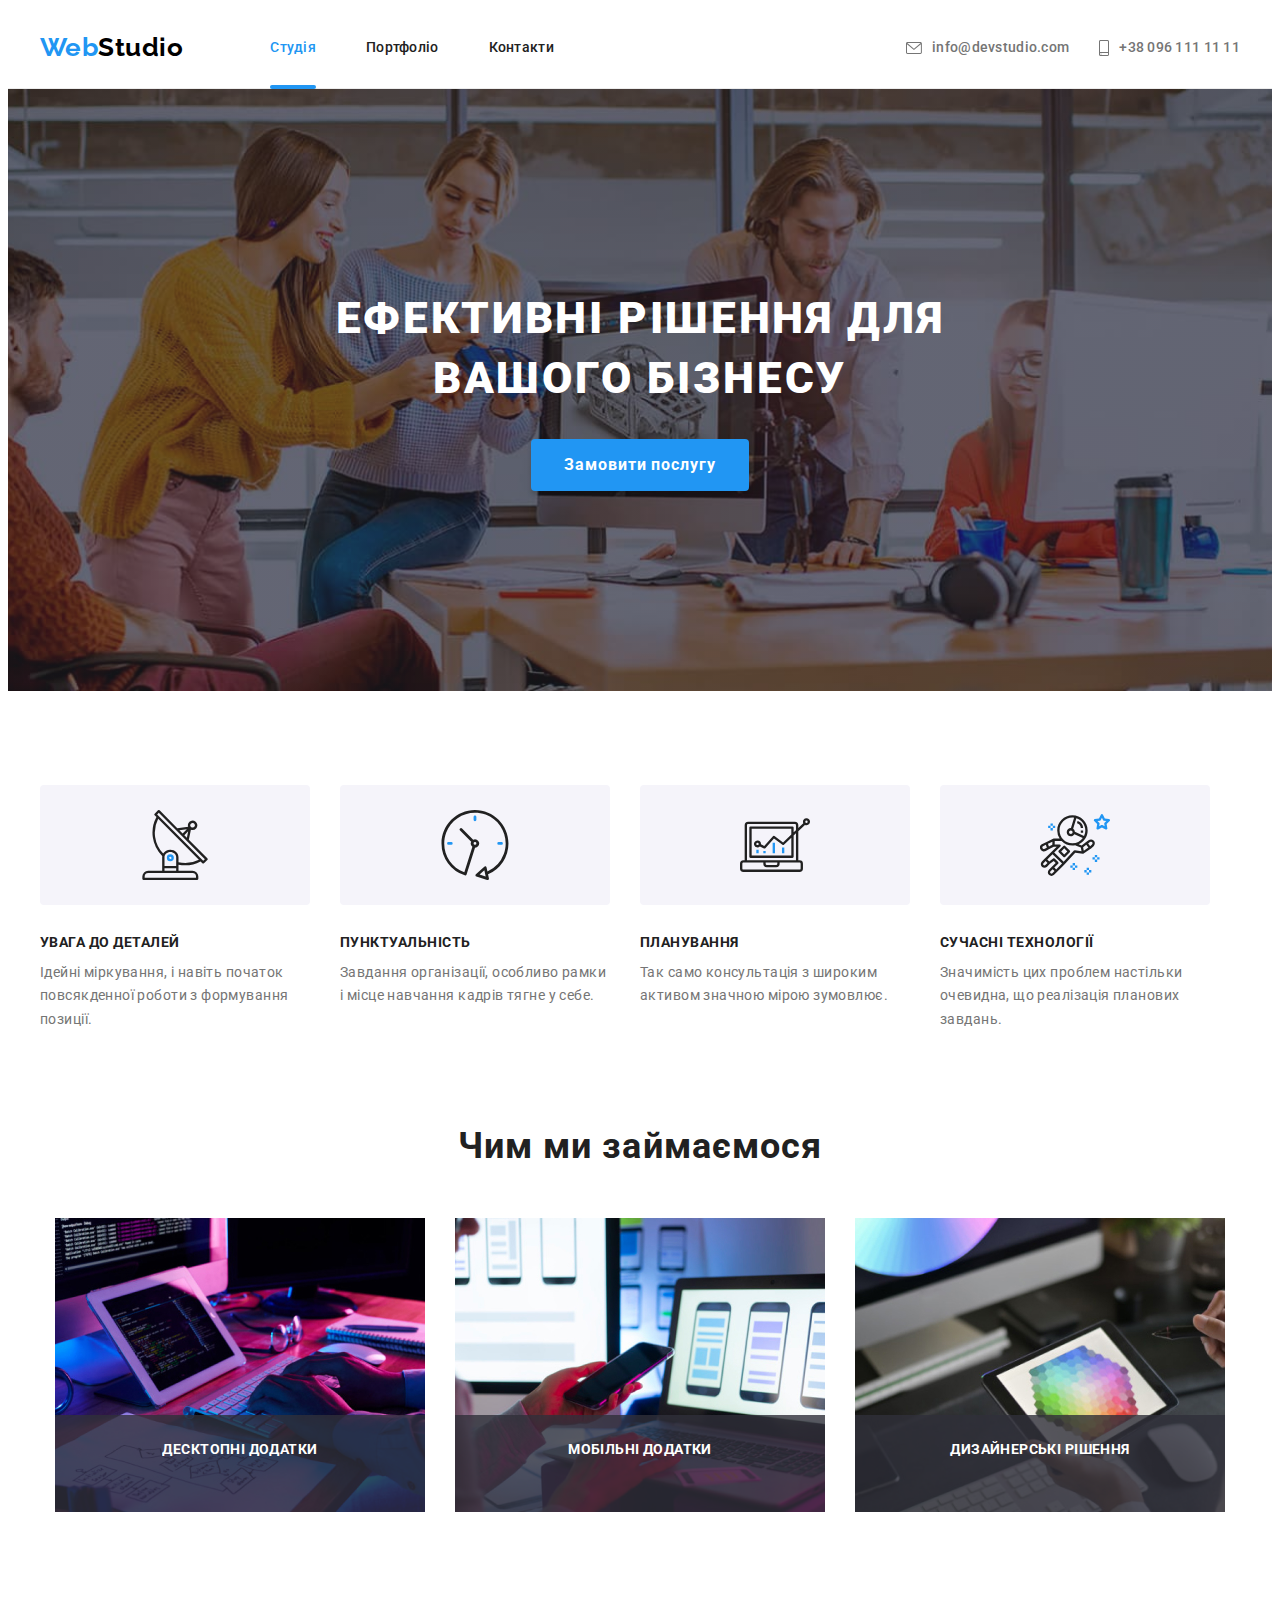
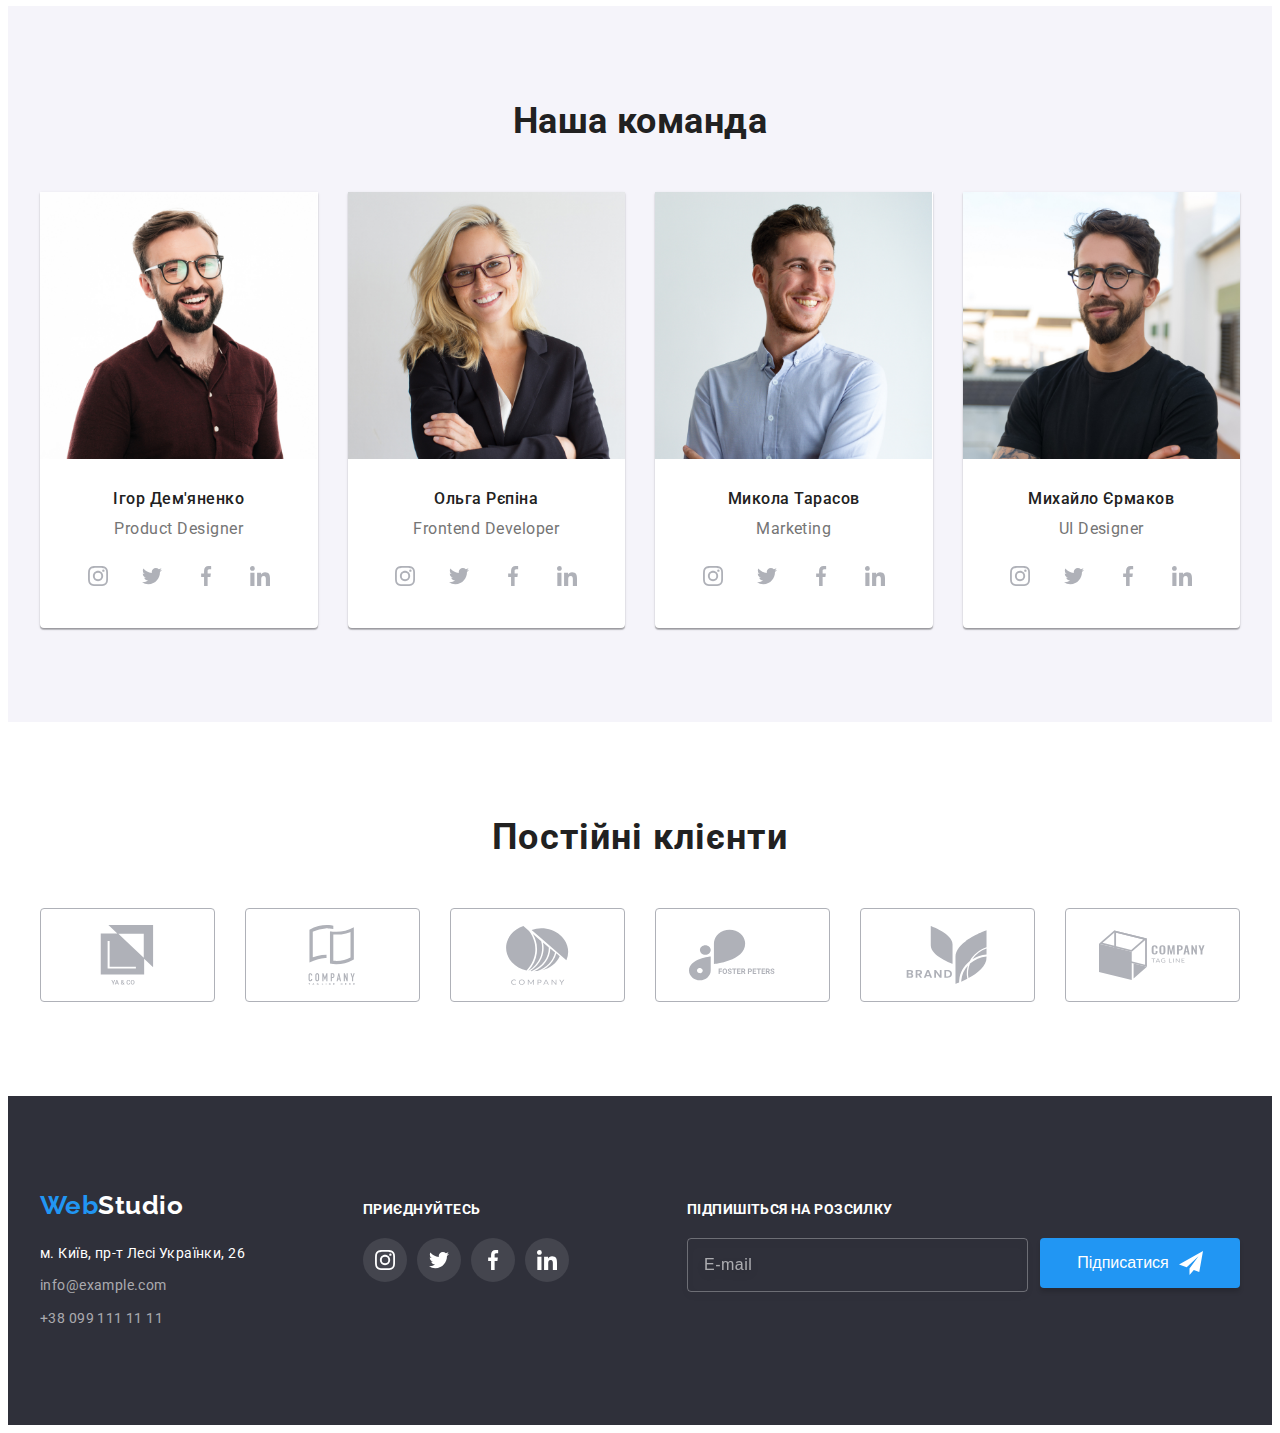
<file: index.html>
<!DOCTYPE html>
<html lang="ru">
  <head>
    <meta charset="UTF-8" />
    <meta http-equiv="X-UA-Compatible" content="IE=edge" />
    <meta name="viewport" content="width=device-width, initial-scale=1.0" />
    <title>Студія</title>
    <link rel="preconnect" href="https://fonts.googleapis.com" />
    <link rel="preconnect" href="https://fonts.gstatic.com" crossorigin />
    <link
      href="https://fonts.googleapis.com/css2?family=Raleway:wght@700&family=Roboto:wght@400;500;700;900&display=swap"
      rel="stylesheet"
    />
    <link
      rel="stylesheet"
      href="https://cdnjs.cloudflare.com/ajax/libs/modern-normalize/1.1.0/modern-normalize.min.css"
      integrity="sha512-wpPYUAdjBVSE4KJnH1VR1HeZfpl1ub8YT/NKx4PuQ5NmX2tKuGu6U/JRp5y+Y8XG2tV+wKQpNHVUX03MfMFn9Q=="
      crossorigin="anonymous"
      referrerpolicy="no-referrer"
    />
    <link rel="stylesheet" href="./css/main.min.css" />
  </head>

  <body>
    <!-- Хедер -->
    <header class="header">
      <div class="container">
        <nav class="navigation">
          <a class="header__logo logo link" href="./index.html"
            >Web<span class="header__logo--black">Studio</span></a
          >
          <ul class="navigation__list list">
            <li class="navigation__item">
              <a href="./index.html" class="navigation__link link current">Студія</a>
            </li>
            <li class="navigation__item">
              <a href="./portfolio.html" class="navigation__link link">Портфоліо</a>
            </li>
            <li class="navigation__item">
              <a href="" class="navigation__link link">Контакти</a>
            </li>
          </ul>
        </nav>
        <ul class="contact-list list">
          <li class="contact-list__item">
            <a class="contact-list__link link" href="mailto:info@devstudio.com"
              ><svg class="contact-list__icon" width="16" height="12">
                <use href="./img/symbol-defs.svg#icon-envelope"></use>
              </svg>
              info@devstudio.com</a
            >
          </li>
          <li class="contact-list__item">
            <a class="contact-list__link link" href="tel:+380961111111"
              ><svg class="contact-list__icon" width="10" height="16">
                <use href="./img/symbol-defs.svg#icon-smartphone"></use>
              </svg>
              +38 096 111 11 11</a
            >
          </li>
        </ul>

        <!-- Меню -->

        <button class="menu-open" type="button">
          <svg width="40" height="40">
            <use href="./img/symbol-defs.svg#icon-menu-40px"></use>
          </svg>
        </button>
      </div>

      <div class="mob-menu is-hidden">
        <div class="menu-container">
          <div class="mob-top-menu">
            <button class="menu-close" type="button">
              <svg width="40" height="40">
                <use href="./img/symbol-defs.svg#icon-close-black"></use>
              </svg>
            </button>

            <nav class="mob-nav">
              <ul class="mob-nav__list list">
                <li class="mob-nav__item">
                  <a href="index.html" class="mob-nav__link link current">Студія</a>
                </li>
                <li class="mob-nav__item">
                  <a href="./portfolio.html" class="mob-nav__link link">Портфоліо</a>
                </li>
                <li class="mob-nav__item"><a href="" class="mob-nav__link link">Контакти</a></li>
              </ul>
            </nav>
          </div>

          <div class="mob-menu-bottom">
            <ul class="mob-contact-list list">
              <li class="mob-contact-list__item">
                <a href="tel:+380961111111" class="mob-contact-list__link-tel link" lang="en"
                  >+38 096 111 11 11</a
                >
              </li>
              <li class="mob-contact-list__item">
                <a href="mailto:info@devstudio.com" class="mob-contact-list__link-mail link"
                  >info@devstudio.com</a
                >
              </li>
            </ul>
            <ul class="menu-soc-list list">
              <li class="menu-soc-list__item">
                <a href="" class="menu-soc-list__link link">Instagram</a>
                <span class="soc-border"></span>
              </li>
              <li class="menu-soc-list__item">
                <a href="" class="menu-soc-list__link link">Twitter</a>
                <span class="soc-border"></span>
              </li>
              <li class="menu-soc-list__item">
                <a href="" class="menu-soc-list__link link">Facebook</a>
                <span class="soc-border"></span>
              </li>
              <li class="menu-soc-list__item">
                <a href="" class="menu-soc-list__link link">LinkedIn</a>
              </li>
            </ul>
          </div>
        </div>
      </div>
    </header>

    <main>
      <!-- Герой -->
      <section class="hero">
        <div class="container">
          <h1 class="hero__title">Ефективні рішення для вашого бізнесу</h1>
          <button type="button" data-modal-open class="hero__btn">Замовити послугу</button>
        </div>
      </section>
      <!-- Переваги -->
      <section class="features section">
        <div class="container">
          <h2 class="section-title visually-hidden">Переваги</h2>
          <ul class="features-list list">
            <li class="features-list__item">
              <div class="icon-bg">
                <svg class="features-list__icon" width="70" height="70">
                  <use href="./img/symbol-defs.svg#icon-antenna"></use>
                </svg>
              </div>

              <h3 class="features-list__title">Увага до деталей</h3>
              <p class="features-list__text">
                Ідейні міркування, і навіть початок повсякденної роботи з формування позиції.
              </p>
            </li>
            <li class="features-list__item">
              <div class="icon-bg">
                <svg class="features-list__icon" width="70" height="70">
                  <use href="./img/symbol-defs.svg#icon-clock"></use>
                </svg>
              </div>
              <h3 class="features-list__title">Пунктуальність</h3>
              <p class="features-list__text">
                Завдання організації, особливо рамки і місце навчання кадрів тягне у себе.
              </p>
            </li>
            <li class="features-list__item">
              <div class="icon-bg">
                <svg class="features-list__icon" width="70" height="70">
                  <use href="./img/symbol-defs.svg#icon-diagram"></use>
                </svg>
              </div>
              <h3 class="features-list__title">Планування</h3>
              <p class="features-list__text">
                Так само консультація з широким активом значною мірою зумовлює.
              </p>
            </li>
            <li class="features-list__item">
              <div class="icon-bg">
                <svg class="features-list__icon" width="70" height="70">
                  <use href="./img/symbol-defs.svg#icon-astronaut"></use>
                </svg>
              </div>
              <h3 class="features-list__title">Сучасні технології</h3>
              <p class="features-list__text">
                Значимість цих проблем настільки очевидна, що реалізація планових завдань.
              </p>
            </li>
          </ul>
        </div>
      </section>
      <!-- Чим ми займаємось -->
      <section class="about section">
        <div class="container">
          <h2 class="about__title">Чим ми займаємося</h2>
          <ul class="option-list list">
            <li class="option-list__item">
              <div class="option-list__overlay">
                <picture>
                  <source
                    srcset="./img/about-img1.jpg 1x, ./img/about-img1-2x.jpg 2x"
                    media="(min-width:1200px)"
                  />
                  <img src="./img/about-img1.jpg" class="option-list__img" alt="Фото1" />
                </picture>

                <h3 class="option-list__title">Десктопні додатки</h3>
              </div>
            </li>
            <li class="option-list__item">
              <div class="option-list__overlay">
                <picture>
                  <source
                    srcset="./img/about-img2.jpg 1x, ./img/about-img2-2x.jpg 2x"
                    media="(min-width:1200px)"
                  />
                  <img src="./img/about-img2.jpg" class="option-list__img" alt="Фото2" />
                </picture>
                <h3 class="option-list__title">Мобільні додатки</h3>
              </div>
            </li>
            <li class="option-list__item">
              <div class="option-list__overlay">
                <picture>
                  <source
                    srcset="./img/about-img3.jpg 1x, ./img/about-img3-2x.jpg 2x"
                    media="(min-width:1200px)"
                  />
                  <img src="./img/about-img3.jpg" class="option-list__img" alt="Фото3" />
                </picture>
                <h3 class="option-list__title">Дизайнерські рішення</h3>
              </div>
            </li>
          </ul>
        </div>
      </section>
      <!-- Наша команда -->
      <section class="team section">
        <div class="container">
          <h2 class="team__title">Наша команда</h2>
          <ul class="team-list list">
            <li class="team-list__item">
              <picture>
                <source
                  srcset="./img/team-desk1-1x.jpg 1x, ./img/team-desk1-2x.jpg 2x"
                  media="(min-width:1200px)"
                />
                <source
                  media="(min-width:768px )"
                  srcset="./img/team-tablet1-1x.jpg 1x, ./img/team-tablet1-2x.jpg 2x"
                />
                <source
                  media="(min-width:480px)"
                  srcset="./img/team-mob1-1x.jpg 1x, ./img/team-mob1-2x.jpg 2x"
                />
                <img src="./img/team-desk1-1x.jpg" class="team-list__image" alt="Ігор Дем'яненко" />
              </picture>

              <div class="team-workers">
                <h3 class="team-list__title">Ігор Дем'яненко</h3>
                <p class="team-list__text" lang="en">Product Designer</p>
                <ul class="social list">
                  <li class="social__item">
                    <a class="social__link link" href="">
                      <svg class="social__icon" width="20" height="20">
                        <use href="./img/symbol-defs.svg#icon-instagram"></use>
                      </svg>
                    </a>
                  </li>

                  <li class="social__item">
                    <a class="social__link link" href="">
                      <svg class="social__icon" width="20" height="20">
                        <use href="./img/symbol-defs.svg#icon-twitter"></use>
                      </svg>
                    </a>
                  </li>

                  <li class="social__item">
                    <a class="social__link link" href="">
                      <svg class="social__icon" width="20" height="20">
                        <use href="./img/symbol-defs.svg#icon-facebook"></use>
                      </svg>
                    </a>
                  </li>

                  <li class="social__item">
                    <a class="social__link link" href="">
                      <svg class="social__icon" width="20" height="20">
                        <use href="./img/symbol-defs.svg#icon-linkedin"></use>
                      </svg>
                    </a>
                  </li>
                </ul>
              </div>
            </li>

            <li class="team-list__item">
              <picture>
                <source
                  srcset="./img/team-desk2-1x.jpg 1x, ./img/team-desk2-2x.jpg 2x"
                  media="(min-width:1200px)"
                />
                <source
                  media="(min-width:768px )"
                  srcset="./img/team-tablet2-1x.jpg 1x, ./img/team-tablet2-2x.jpg 2x"
                />
                <source
                  media="(min-width:480px)"
                  srcset="./img/team-mob2-1x.jpg 1x, ./img/team-mob2-2x.jpg 2x"
                />
                <img src="./img/team-desk2-1x.jpg" class="team-list__image" alt="Ольга Рєпіна" />
              </picture>

              <div class="team-workers">
                <h3 class="team-list__title">Ольга Рєпіна</h3>
                <p class="team-list__text" lang="en">Frontend Developer</p>
                <ul class="social list">
                  <li class="social__item">
                    <a class="social__link link" href="">
                      <svg class="social__icon" width="20" height="20">
                        <use href="./img/symbol-defs.svg#icon-instagram"></use>
                      </svg>
                    </a>
                  </li>

                  <li class="social__item">
                    <a class="social__link link" href="">
                      <svg class="social__icon" width="20" height="20">
                        <use href="./img/symbol-defs.svg#icon-twitter"></use>
                      </svg>
                    </a>
                  </li>

                  <li class="social__item">
                    <a class="social__link link" href="">
                      <svg class="social__icon" width="20" height="20">
                        <use href="./img/symbol-defs.svg#icon-facebook"></use>
                      </svg>
                    </a>
                  </li>

                  <li class="social__item">
                    <a class="social__link link" href="">
                      <svg class="social__icon" width="20" height="20">
                        <use href="./img/symbol-defs.svg#icon-linkedin"></use>
                      </svg>
                    </a>
                  </li>
                </ul>
              </div>
            </li>

            <li class="team-list__item">
              <picture>
                <source
                  srcset="./img/team-desk3-1x.jpg 1x, ./img/team-desk3-2x.jpg 2x"
                  media="(min-width:1200px)"
                />
                <source
                  media="(min-width:768px )"
                  srcset="./img/team-tablet3-1x.jpg 1x, ./img/team-tablet3-2x.jpg 2x"
                />
                <source
                  media="(min-width:480px)"
                  srcset="./img/team-mob3-1x.jpg 1x, ./img/team-mob3-2x.jpg 2x"
                />
                <img src="./img/team-desk3-1x.jpg" class="team-list__image" alt="Микола Тарасов" />
              </picture>

              <div class="team-workers">
                <h3 class="team-list__title">Микола Тарасов</h3>
                <p class="team-list__text" lang="en">Marketing</p>
                <ul class="social list">
                  <li class="social__item">
                    <a class="social__link link" href="">
                      <svg class="social__icon" width="20" height="20">
                        <use href="./img/symbol-defs.svg#icon-instagram"></use>
                      </svg>
                    </a>
                  </li>

                  <li class="social__item">
                    <a class="social__link link" href="">
                      <svg class="social__icon" width="20" height="20">
                        <use href="./img/symbol-defs.svg#icon-twitter"></use>
                      </svg>
                    </a>
                  </li>

                  <li class="social__item">
                    <a class="social__link link" href="">
                      <svg class="social__icon" width="20" height="20">
                        <use href="./img/symbol-defs.svg#icon-facebook"></use>
                      </svg>
                    </a>
                  </li>

                  <li class="social__item">
                    <a class="social__link link" href="">
                      <svg class="social__icon" width="20" height="20">
                        <use href="./img/symbol-defs.svg#icon-linkedin"></use>
                      </svg>
                    </a>
                  </li>
                </ul>
              </div>
            </li>

            <li class="team-list__item">
              <picture>
                <source
                  srcset="./img/team-desk4-1x.jpg 1x, ./img/team-desk4-2x.jpg 2x"
                  media="(min-width:1200px)"
                />
                <source
                  media="(min-width:768px )"
                  srcset="./img/team-tablet4-1x.jpg 1x, ./img/team-tablet4-2x.jpg 2x"
                />
                <source
                  media="(min-width:480px)"
                  srcset="./img/team-mob4-1x.jpg 1x, ./img/team-mob4-2x.jpg 2x"
                />
                <img src="./img/team-desk4-1x.jpg" class="team-list__image" alt="Михайло Єрмаков" />
              </picture>

              <div class="team-workers">
                <h3 class="team-list__title">Михайло Єрмаков</h3>
                <p class="team-list__text" lang="en">UI Designer</p>

                <ul class="social list">
                  <li class="social__item">
                    <a class="social__link link" href="">
                      <svg class="social__icon" width="20" height="20">
                        <use href="./img/symbol-defs.svg#icon-instagram"></use>
                      </svg>
                    </a>
                  </li>

                  <li class="social__item">
                    <a class="social__link link" href="">
                      <svg class="social__icon" width="20" height="20">
                        <use href="./img/symbol-defs.svg#icon-twitter"></use>
                      </svg>
                    </a>
                  </li>

                  <li class="social__item">
                    <a class="social__link link" href="">
                      <svg class="social__icon" width="20" height="20">
                        <use href="./img/symbol-defs.svg#icon-facebook"></use>
                      </svg>
                    </a>
                  </li>

                  <li class="social__item">
                    <a class="social__link link" href="">
                      <svg class="social__icon" width="20" height="20">
                        <use href="./img/symbol-defs.svg#icon-linkedin"></use>
                      </svg>
                    </a>
                  </li>
                </ul>
              </div>
            </li>
          </ul>
        </div>
      </section>

      <!-- Клієнти -->
      <section class="clients section">
        <div class="container">
          <h2 class="clients__title">Постійні клієнти</h2>
          <ul class="clients-list list">
            <li class="clients-list__item">
              <a class="clients-list__link link" href="">
                <svg class="clients-list__icon" width="106" height="60">
                  <use href="./img/symbol-defs.svg#icon-group1"></use>
                </svg>
              </a>
            </li>

            <li class="clients-list__item">
              <a class="clients-list__link link" href="">
                <svg class="clients-list__icon" width="106" height="60">
                  <use href="./img/symbol-defs.svg#icon-group2"></use>
                </svg>
              </a>
            </li>

            <li class="clients-list__item">
              <a class="clients-list__link link" href="">
                <svg class="clients-list__icon" width="106" height="60">
                  <use href="./img/symbol-defs.svg#icon-group3"></use>
                </svg>
              </a>
            </li>

            <li class="clients-list__item">
              <a class="clients-list__link link" href="">
                <svg class="clients-list__icon" width="106" height="60">
                  <use href="./img/symbol-defs.svg#icon-group4"></use>
                </svg>
              </a>
            </li>

            <li class="clients-list__item">
              <a class="clients-list__link link" href="">
                <svg class="clients-list__icon" width="106" height="60">
                  <use href="./img/symbol-defs.svg#icon-group5"></use>
                </svg>
              </a>
            </li>

            <li class="clients-list__item">
              <a class="clients-list__link link" href="">
                <svg class="clients-list__icon" width="106" height="60">
                  <use href="./img/symbol-defs.svg#icon-group6"></use>
                </svg>
              </a>
            </li>
          </ul>
        </div>
      </section>
    </main>
    <!-- Футер -->
    <footer class="footer section">
      <div class="container">
        <div>
          <a class="footer__logo logo link" href="./index.html"
            >Web<span class="footer__logo--white">Studio</span></a
          >

          <!-- Список контактів -->
          <address class="address">
            <ul class="address__list list">
              <li class="address__item">
                <a
                  href="https://goo.gl/maps/CdvJLRiEL6Q8Smko8"
                  class="address__link list link"
                  target="_blank"
                  rel="noreferrer noopener"
                  >м. Київ, пр-т Лесі Українки, 26</a
                >
              </li>
              <li class="address__item">
                <a href="mailto:info@example.com" class="address__link link">info@example.com</a>
              </li>
              <li class="footer-contact-item">
                <a href="tel:+380991111111" class="address__link link">+38 099 111 11 11</a>
              </li>
            </ul>
          </address>
        </div>
        <div class="footer-social">
          <p class="footer-social__title">приєднуйтесь</p>
          <ul class="footer-social__list list">
            <li class="footer-social__item">
              <a class="footer-social__link" href="">
                <svg class="footer-social__icon" width="20" height="20">
                  <use href="./img/symbol-defs.svg#icon-instagram-2"></use>
                </svg>
              </a>
            </li>

            <li class="footer-social__item">
              <a class="footer-social__link" href="">
                <svg class="footer-social__icon" width="20" height="20">
                  <use href="./img/symbol-defs.svg#icon-twitter2"></use>
                </svg>
              </a>
            </li>

            <li class="footer-social__item">
              <a class="footer-social__link" href="">
                <svg class="footer-social__icon" width="20" height="20">
                  <use href="./img/symbol-defs.svg#icon-facebook2"></use>
                </svg>
              </a>
            </li>

            <li class="footer-social__item">
              <a class="footer-social__link" href="">
                <svg class="footer-social__icon" width="20" height="20">
                  <use href="./img/symbol-defs.svg#icon-linkedin2"></use>
                </svg>
              </a>
            </li>
          </ul>
        </div>
        <form class="footer-form" autocomplete="off">
          <p class="footer-form-text">Підпишіться на розсилку</p>
          <div class="mail-field">
            <input class="footer-input" type="email" name="email" placeholder="E-mail" />

            <button type="submit" class="footer-submit">
              Підписатися
              <svg class="footer-submit-icon" width="24" height="24">
                <use href="./img/symbol-defs.svg#icon-icon-send"></use>
              </svg>
            </button>
          </div>
        </form>
      </div>
    </footer>
    <div class="backdrop-hero is-hidden" data-modal>
      <div class="modal-hero">
        <button type="button" class="modal-hero-close" data-modal-close>
          <svg fill="none" viewBox="0 0 18 18" class="icon-hero-close">
            <path
              d="M15 4.108 13.892 3 9.5 7.392 5.108 3 4 4.108 8.392 8.5 4 12.892 5.108 14 9.5 9.608 13.892 14 15 12.892 10.608 8.5 15 4.108Z"
            />
          </svg>
        </button>
        <form class="form" autocomplete="off">
          <b class="form__title">Залиште свої дані, ми вам передзвонимо</b>

          <div class="form__contact">
            <label for="name" class="form__label">Ім'я</label>
            <div class="form__field">
              <input type="text" class="form__input" name="name" id="name" required />
              <span class="form__icon">
                <svg width="18" height="18">
                  <use href="./img/symbol-defs.svg#icon-person-black-form"></use>
                </svg>
              </span>
            </div>

            <label for="tel" class="form__label">Телефон</label>
            <div class="form__field">
              <input type="tel" class="form__input" name="tel" id="tel" required />
              <span class="form__icon">
                <svg width="18" height="18">
                  <use href="./img/symbol-defs.svg#icon-phone-black-form"></use>
                </svg>
              </span>
            </div>

            <label for="mail" class="form__label">Пошта</label>
            <div class="form__field">
              <input type="email" class="form__input" name="email" id="mail" required />
              <span class="form__icon">
                <svg width="18" height="18">
                  <use href="./img/symbol-defs.svg#icon-email-black-form"></use>
                </svg>
              </span>
            </div>

            <label for="comment" class="form__label">Коментар</label>
            <textarea
              class="form__comment"
              name="comment"
              id="comment"
              placeholder="Введіть текст"
            ></textarea>
          </div>

          <div class="form-policy">
            <input
              type="checkbox"
              class="form-policy__check"
              name="policy"
              id="policy"
              value="true"
            />
            <label for="policy" class="form-policy__text">
              <span class="form-policy__checkbox">
                <svg class="form-policy__icon" width="13" height="10">
                  <use href="./img/symbol-defs.svg#icon-icon-check"></use>
                </svg>
              </span>
              Погоджуюся з розсилкою та приймаю
              <a href="" class="policy__link">Умови договору</a>
            </label>
          </div>
          <div class="form-btn">
            <button type="submit" class="form-btn__submit">Відправити</button>
          </div>
        </form>
      </div>
    </div>
    <script src="./js/mobile-menu.js"></script>
    <script src="./js/modal.js"></script>
  </body>
</html>
</file>
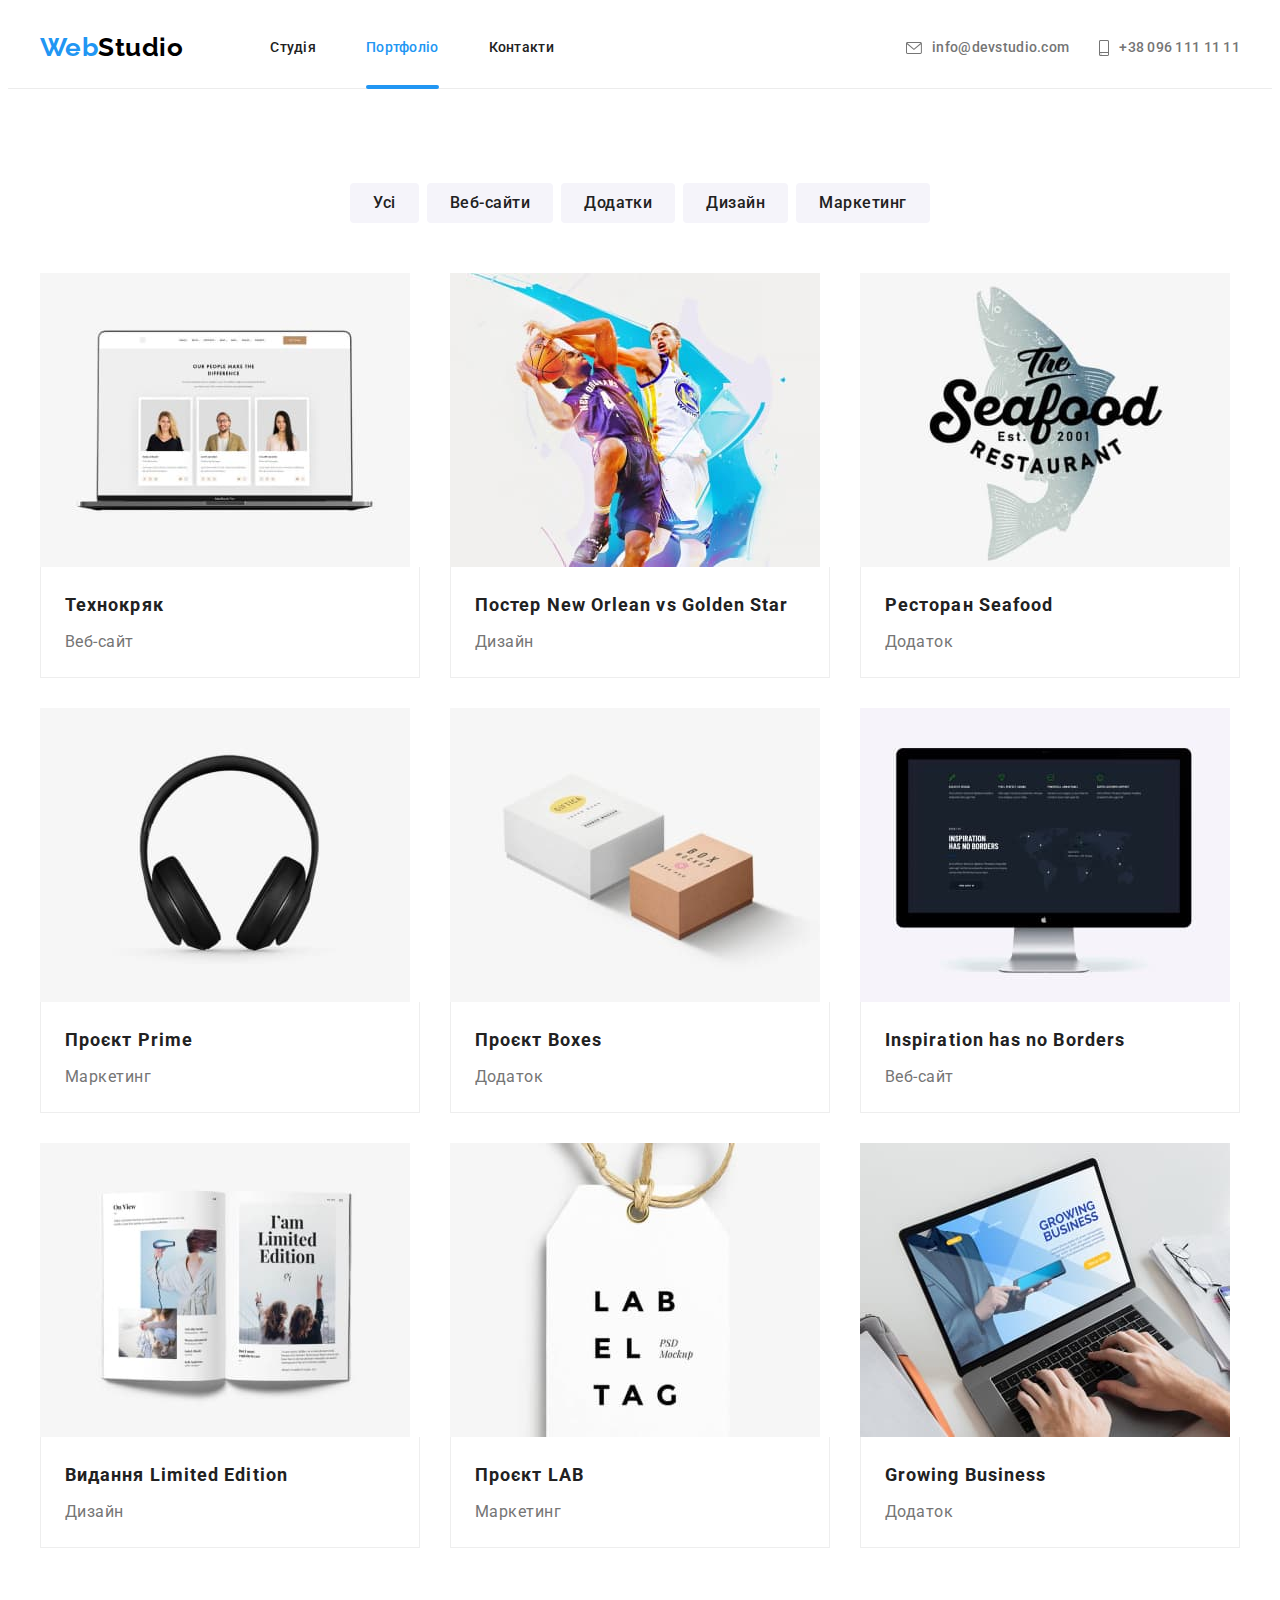
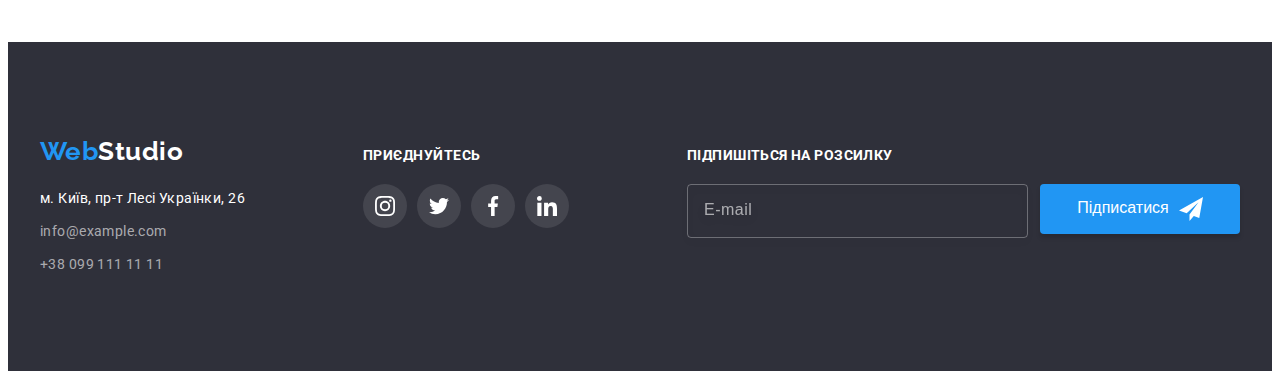
<file: portfolio.html>
<!DOCTYPE html>
<html lang="ru">
  <head>
    <meta charset="UTF-8" />
    <meta http-equiv="X-UA-Compatible" content="IE=edge" />
    <meta name="viewport" content="width=device-width, initial-scale=1.0" />
    <title>Портфоліо</title>
    <link rel="preconnect" href="https://fonts.googleapis.com" />
    <link rel="preconnect" href="https://fonts.gstatic.com" crossorigin />
    <link
      href="https://fonts.googleapis.com/css2?family=Raleway:wght@700&family=Roboto:wght@400;500;700;900&display=swap"
      rel="stylesheet"
    />
    <link
      rel="stylesheet"
      href="https://cdnjs.cloudflare.com/ajax/libs/modern-normalize/1.1.0/modern-normalize.min.css"
      integrity="sha512-wpPYUAdjBVSE4KJnH1VR1HeZfpl1ub8YT/NKx4PuQ5NmX2tKuGu6U/JRp5y+Y8XG2tV+wKQpNHVUX03MfMFn9Q=="
      crossorigin="anonymous"
      referrerpolicy="no-referrer"
    />
    <link rel="stylesheet" href="./css/main.min.css" />
  </head>
  <body>
    <!-- Хедер -->
    <header class="header">
      <div class="container">
        <nav class="navigation">
          <a class="header__logo logo link" href="./index.html"
            >Web<span class="header__logo--black">Studio</span></a
          >
          <ul class="navigation__list list">
            <li class="navigation__item">
              <a href="./index.html" class="navigation__link link">Студія</a>
            </li>
            <li class="navigation__item">
              <a href="./portfolio.html" class="navigation__link link current">Портфоліо</a>
            </li>
            <li class="navigation__item">
              <a href="" class="navigation__link link">Контакти</a>
            </li>
          </ul>
        </nav>
        <ul class="contact-list list">
          <li class="contact-list__item">
            <a class="contact-list__link link" href="mailto:info@devstudio.com"
              ><svg class="contact-list__icon" width="16" height="12">
                <use href="./img/symbol-defs.svg#icon-envelope"></use>
              </svg>
              info@devstudio.com</a
            >
          </li>
          <li class="contact-list__item">
            <a class="contact-list__link link" href="tel:+380961111111"
              ><svg class="contact-list__icon" width="10" height="16">
                <use href="./img/symbol-defs.svg#icon-smartphone"></use>
              </svg>
              +38 096 111 11 11</a
            >
          </li>
        </ul>

        <!-- Меню -->

        <button class="menu-open" type="button">
          <svg width="40" height="40">
            <use href="./img/symbol-defs.svg#icon-menu-40px"></use>
          </svg>
        </button>
      </div>

      <div class="mob-menu is-hidden">
        <div class="menu-container">
          <div class="mob-top-menu">
            <button class="menu-close" type="button">
              <svg width="40" height="40">
                <use href="./img/symbol-defs.svg#icon-close-black"></use>
              </svg>
            </button>

            <nav class="mob-nav">
              <ul class="mob-nav__list list">
                <li class="mob-nav__item">
                  <a href="index.html" class="mob-nav__link link">Студія</a>
                </li>
                <li class="mob-nav__item">
                  <a href="./portfolio.html" class="mob-nav__link link current">Портфоліо</a>
                </li>
                <li class="mob-nav__item"><a href="" class="mob-nav__link link">Контакти</a></li>
              </ul>
            </nav>
          </div>

          <div class="mob-menu-bottom">
            <ul class="mob-contact-list list">
              <li class="mob-contact-list__item">
                <a href="tel:+380961111111" class="mob-contact-list__link-tel link" lang="en"
                  >+38 096 111 11 11</a
                >
              </li>
              <li class="mob-contact-list__item">
                <a href="mailto:info@devstudio.com" class="mob-contact-list__link-mail link"
                  >info@devstudio.com</a
                >
              </li>
            </ul>
            <ul class="menu-soc-list list">
              <li class="menu-soc-list__item">
                <a href="" class="menu-soc-list__link link">Instagram</a>
                <span class="soc-border"></span>
              </li>
              <li class="menu-soc-list__item">
                <a href="" class="menu-soc-list__link link">Twitter</a>
                <span class="soc-border"></span>
              </li>
              <li class="menu-soc-list__item">
                <a href="" class="menu-soc-list__link link">Facebook</a>
                <span class="soc-border"></span>
              </li>
              <li class="menu-soc-list__item">
                <a href="" class="menu-soc-list__link link">LinkedIn</a>
              </li>
            </ul>
          </div>
        </div>
      </div>
    </header>

    <main>
      <section class="portfolio section">
        <div class="container">
          <h1 class="visually-hidden">Наші роботи</h1>
          <ul class="portfolio-button-list list">
            <li class="portfolio-button-item">
              <button type="button" class="portfolio-button">Усі</button>
            </li>
            <li class="portfolio-button-item">
              <button type="button" class="portfolio-button">Веб-сайти</button>
            </li>
            <li class="portfolio-button-item">
              <button type="button" class="portfolio-button">Додатки</button>
            </li>
            <li class="portfolio-button-item">
              <button type="button" class="portfolio-button">Дизайн</button>
            </li>
            <li class="portfolio-button-item">
              <button type="button" class="portfolio-button">Маркетинг</button>
            </li>
          </ul>
          <ul class="portfolio-list list">
            <li class="portfolio-item">
              <a href="" class="item-link">
                <div class="items-overlay">
                  <picture>
                    <source
                      media="(min-width:1200px)"
                      srcset="./img/filters-desk1-1x.jpg 1x, ./img/filters-desk1-2x.jpg 2x"
                    />
                    <source
                      media="(min-width: 768px)"
                      srcset="./img/filters-tablet1-1x.jpg 1x, ./img/filters-tablet1-2x.jpg 2x"
                    />
                    <source
                      media="(max-width: 767px)"
                      srcset="./img/filters-mob1-1x.jpg 1x, ./img/filters-mob1-2x.jpg 2x"
                    />
                    <img src="./img/filters-desk1-1x.jpg" class="filters-image" alt="Технокряк" />
                  </picture>
                  <p class="items-top-text">
                    Ресурс пропонує комплексні пропозиції з різним рівнем функціоналу та сервісів.
                    Все це дозволить відвідувачу отримати вичерпні відомості про компанію чи
                    приватну особу.
                  </p>
                </div>
                <div class="portfolio-border">
                  <h2 class="portfolio-list-title">Технокряк</h2>
                  <p class="portfolio-list-text">Веб-сайт</p>
                </div></a
              >
            </li>
            <li class="portfolio-item">
              <a href="" class="item-link">
                <div class="items-overlay">
                  <picture>
                    <source
                      media="(min-width:1200px)"
                      srcset="./img/filters-desk2-1x.jpg 1x, ./img/filters-desk2-2x.jpg 2x"
                    />
                    <source
                      media="(min-width: 768px)"
                      srcset="./img/filters-tablet2-1x.jpg 1x, ./img/filters-tablet2-2x.jpg 2x"
                    />
                    <source
                      media="(max-width: 767px)"
                      srcset="./img/filters-mob2-1x.jpg 1x, ./img/filters-mob2-2x.jpg 2x"
                    />
                    <img
                      src="./img/filters-desk2-1x.jpg"
                      class="filters-image"
                      alt="Постер New Orlean vs Golden Star"
                    />
                  </picture>
                  <p class="items-top-text">
                    Ресурс пропонує комплексні пропозиції з різним рівнем функціоналу та сервісів.
                    Все це дозволить відвідувачу отримати вичерпні відомості про компанію чи
                    приватну особу.
                  </p>
                </div>
                <div class="portfolio-border">
                  <h2 class="portfolio-list-title">Постер New Orlean vs Golden Star</h2>
                  <p class="portfolio-list-text">Дизайн</p>
                </div></a
              >
            </li>
            <li class="portfolio-item">
              <a href="" class="item-link">
                <div class="items-overlay">
                  <picture>
                    <source
                      media="(min-width:1200px)"
                      srcset="./img/filters-desk3-1x.jpg 1x, ./img/filters-desk3-2x.jpg 2x"
                    />
                    <source
                      media="(min-width: 768px)"
                      srcset="./img/filters-tablet3-1x.jpg 1x, ./img/filters-tablet3-2x.jpg 2x"
                    />
                    <source
                      media="(max-width: 767px)"
                      srcset="./img/filters-mob3-1x.jpg 1x, ./img/filters-mob3-2x.jpg 2x"
                    />
                    <img
                      src="./img/filters-desk3-1x.jpg"
                      class="filters-image"
                      alt="Ресторан Seafood"
                    />
                  </picture>
                  <p class="items-top-text">
                    Ресурс пропонує комплексні пропозиції з різним рівнем функціоналу та сервісів.
                    Все це дозволить відвідувачу отримати вичерпні відомості про компанію чи
                    приватну особу.
                  </p>
                </div>
                <div class="portfolio-border">
                  <h2 class="portfolio-list-title">Ресторан Seafood</h2>
                  <p class="portfolio-list-text">Додаток</p>
                </div></a
              >
            </li>
            <li class="portfolio-item">
              <a href="" class="item-link">
                <div class="items-overlay">
                  <picture>
                    <source
                      media="(min-width:1200px)"
                      srcset="./img/filters-desk4-1x.jpg 1x, ./img/filters-desk4-2x.jpg 2x"
                    />
                    <source
                      media="(min-width: 768px)"
                      srcset="./img/filters-tablet4-1x.jpg 1x, ./img/filters-tablet4-2x.jpg 2x"
                    />
                    <source
                      media="(max-width: 767px)"
                      srcset="./img/filters-mob4-1x.jpg 1x, ./img/filters-mob4-2x.jpg 2x"
                    />
                    <img
                      src="./img/filters-desk4-1x.jpg"
                      class="filters-image"
                      alt="Проєкт Prime"
                    />
                  </picture>
                  <p class="items-top-text">
                    Ресурс пропонує комплексні пропозиції з різним рівнем функціоналу та сервісів.
                    Все це дозволить відвідувачу отримати вичерпні відомості про компанію чи
                    приватну особу.
                  </p>
                </div>
                <div class="portfolio-border">
                  <h2 class="portfolio-list-title">Проєкт Prime</h2>
                  <p class="portfolio-list-text">Маркетинг</p>
                </div></a
              >
            </li>
            <li class="portfolio-item">
              <a href="" class="item-link">
                <div class="items-overlay">
                  <picture>
                    <source
                      media="(min-width:1200px)"
                      srcset="./img/filters-desk5-1x.jpg 1x, ./img/filters-desk5-2x.jpg 2x"
                    />
                    <source
                      media="(min-width: 768px)"
                      srcset="./img/filters-tablet5-1x.jpg 1x, ./img/filters-tablet5-2x.jpg 2x"
                    />
                    <source
                      media="(max-width: 767px)"
                      srcset="./img/filters-mob5-1x.jpg 1x, ./img/filters-mob5-2x.jpg 2x"
                    />
                    <img
                      src="./img/filters-desk5-1x.jpg"
                      class="filters-image"
                      alt="Проект Boxes"
                    />
                  </picture>
                  <p class="items-top-text">
                    Ресурс пропонує комплексні пропозиції з різним рівнем функціоналу та сервісів.
                    Все це дозволить відвідувачу отримати вичерпні відомості про компанію чи
                    приватну особу.
                  </p>
                </div>
                <div class="portfolio-border">
                  <h2 class="portfolio-list-title">Проєкт Boxes</h2>
                  <p class="portfolio-list-text">Додаток</p>
                </div></a
              >
            </li>
            <li class="portfolio-item">
              <a href="" class="item-link">
                <div class="items-overlay">
                  <picture>
                    <source
                      media="(min-width:1200px)"
                      srcset="./img/filters-desk6-1x.jpg 1x, ./img/filters-desk6-2x.jpg 2x"
                    />
                    <source
                      media="(min-width: 768px)"
                      srcset="./img/filters-tablet6-1x.jpg 1x, ./img/filters-tablet6-2x.jpg 2x"
                    />
                    <source
                      media="(max-width: 767px)"
                      srcset="./img/filters-mob6-1x.jpg 1x, ./img/filters-mob6-2x.jpg 2x"
                    />
                    <img
                      src="./img/filters-desk6-1x.jpg"
                      class="filters-image"
                      alt="Inspiration has no Borders"
                    />
                  </picture>
                  <p class="items-top-text">
                    Ресурс пропонує комплексні пропозиції з різним рівнем функціоналу та сервісів.
                    Все це дозволить відвідувачу отримати вичерпні відомості про компанію чи
                    приватну особу.
                  </p>
                </div>
                <div class="portfolio-border">
                  <h2 class="portfolio-list-title">Inspiration has no Borders</h2>
                  <p class="portfolio-list-text">Веб-сайт</p>
                </div></a
              >
            </li>
            <li class="portfolio-item">
              <a href="" class="item-link">
                <div class="items-overlay">
                  <picture>
                    <source
                      media="(min-width:1200px)"
                      srcset="./img/filters-desk7-1x.jpg 1x, ./img/filters-desk7-2x.jpg 2x"
                    />
                    <source
                      media="(min-width: 768px)"
                      srcset="./img/filters-tablet7-1x.jpg 1x, ./img/filters-tablet7-2x.jpg 2x"
                    />
                    <source
                      media="(max-width: 767px)"
                      srcset="./img/filters-mob7-1x.jpg 1x, ./img/filters-mob7-2x.jpg 2x"
                    />
                    <img
                      src="./img/filters-desk7-1x.jpg"
                      class="filters-image"
                      alt="Видання Limited Edition"
                    />
                  </picture>
                  <p class="items-top-text">
                    Ресурс пропонує комплексні пропозиції з різним рівнем функціоналу та сервісів.
                    Все це дозволить відвідувачу отримати вичерпні відомості про компанію чи
                    приватну особу.
                  </p>
                </div>
                <div class="portfolio-border">
                  <h2 class="portfolio-list-title">Видання Limited Edition</h2>
                  <p class="portfolio-list-text">Дизайн</p>
                </div></a
              >
            </li>
            <li class="portfolio-item">
              <a href="" class="item-link">
                <div class="items-overlay">
                  <picture>
                    <source
                      media="(min-width:1200px)"
                      srcset="./img/filters-desk8-1x.jpg 1x, ./img/filters-desk8-2x.jpg 2x"
                    />
                    <source
                      media="(min-width: 768px)"
                      srcset="./img/filters-tablet8-1x.jpg 1x, ./img/filters-tablet8-2x.jpg 2x"
                    />
                    <source
                      media="(max-width: 767px)"
                      srcset="./img/filters-mob8-1x.jpg 1x, ./img/filters-mob8-2x.jpg 2x"
                    />
                    <img src="./img/filters-desk8-1x.jpg" class="filters-image" alt="Проєкт LAB" />
                  </picture>
                  <p class="items-top-text">
                    Ресурс пропонує комплексні пропозиції з різним рівнем функціоналу та сервісів.
                    Все це дозволить відвідувачу отримати вичерпні відомості про компанію чи
                    приватну особу.
                  </p>
                </div>
                <div class="portfolio-border">
                  <h2 class="portfolio-list-title">Проєкт LAB</h2>
                  <p class="portfolio-list-text">Маркетинг</p>
                </div></a
              >
            </li>
            <li class="portfolio-item">
              <a href="" class="item-link">
                <div class="items-overlay">
                  <picture>
                    <source
                      media="(min-width:1200px)"
                      srcset="./img/filters-desk9-1x.jpg 1x, ./img/filters-desk9-2x.jpg 2x"
                    />
                    <source
                      media="(min-width: 768px)"
                      srcset="./img/filters-tablet9-1x.jpg 1x, ./img/filters-tablet9-2x.jpg 2x"
                    />
                    <source
                      media="(max-width: 767px)"
                      srcset="./img/filters-mob9-1x.jpg 1x, ./img/filters-mob9-2x.jpg 2x"
                    />
                    <img
                      src="./img/filters-desk9-1x.jpg"
                      class="filters-image"
                      alt="Growing Business"
                    />
                  </picture>
                  <p class="items-top-text">
                    Ресурс пропонує комплексні пропозиції з різним рівнем функціоналу та сервісів.
                    Все це дозволить відвідувачу отримати вичерпні відомості про компанію чи
                    приватну особу.
                  </p>
                </div>
                <div class="portfolio-border">
                  <h2 class="portfolio-list-title">Growing Business</h2>
                  <p class="portfolio-list-text">Додаток</p>
                </div></a
              >
            </li>
          </ul>
        </div>
      </section>
    </main>

    <!-- Подвал -->
    <footer class="footer section">
      <div class="container">
        <div>
          <a class="footer__logo logo link" href="./index.html"
            >Web<span class="footer__logo--white">Studio</span></a
          >

          <!-- Список контактов -->
          <address class="address">
            <ul class="address__list list">
              <li class="address__item">
                <a
                  href="https://goo.gl/maps/CdvJLRiEL6Q8Smko8"
                  class="address__link list link"
                  target="_blank"
                  rel="noreferrer noopener"
                  >м. Київ, пр-т Лесі Українки, 26</a
                >
              </li>
              <li class="address__item">
                <a href="mailto:info@example.com" class="address__link link">info@example.com</a>
              </li>
              <li class="footer-contact-item">
                <a href="tel:+380991111111" class="address__link link">+38 099 111 11 11</a>
              </li>
            </ul>
          </address>
        </div>
        <div class="footer-social">
          <p class="footer-social__title">приєднуйтесь</p>
          <ul class="footer-social__list list">
            <li class="footer-social__item">
              <a class="footer-social__link" href="">
                <svg class="footer-social__icon" width="20" height="20">
                  <use href="./img/symbol-defs.svg#icon-instagram-2"></use>
                </svg>
              </a>
            </li>

            <li class="footer-social__item">
              <a class="footer-social__link" href="">
                <svg class="footer-social__icon" width="20" height="20">
                  <use href="./img/symbol-defs.svg#icon-twitter2"></use>
                </svg>
              </a>
            </li>

            <li class="footer-social__item">
              <a class="footer-social__link" href="">
                <svg class="footer-social__icon" width="20" height="20">
                  <use href="./img/symbol-defs.svg#icon-facebook2"></use>
                </svg>
              </a>
            </li>

            <li class="footer-social__item">
              <a class="footer-social__link" href="">
                <svg class="footer-social__icon" width="20" height="20">
                  <use href="./img/symbol-defs.svg#icon-linkedin2"></use>
                </svg>
              </a>
            </li>
          </ul>
        </div>
        <form class="footer-form" autocomplete="off">
          <p class="footer-form-text">Підпишіться на розсилку</p>
          <div class="mail-field">
            <input class="footer-input" type="email" name="email" placeholder="E-mail" />

            <button type="submit" class="footer-submit">
              Підписатися
              <svg class="footer-submit-icon" width="24" height="24">
                <use href="./img/symbol-defs.svg#icon-icon-send"></use>
              </svg>
            </button>
          </div>
        </form>
      </div>
    </footer>
    <div class="backdrop-hero is-hidden" data-modal>
      <div class="modal-hero">
        <button type="button" class="modal-hero-close" data-modal-close>
          <svg fill="none" viewBox="0 0 18 18" class="icon-hero-close">
            <path
              d="M15 4.108 13.892 3 9.5 7.392 5.108 3 4 4.108 8.392 8.5 4 12.892 5.108 14 9.5 9.608 13.892 14 15 12.892 10.608 8.5 15 4.108Z"
            />
          </svg>
        </button>
        <form class="form" autocomplete="off">
          <b class="form__title">Залиште свої дані, ми вам передзвонимо</b>

          <div class="form__contact">
            <label for="name" class="form__label">Ім'я</label>
            <div class="form__field">
              <input type="text" class="form__input" name="name" id="name" required />
              <span class="form__icon">
                <svg width="18" height="18">
                  <use href="./img/symbol-defs.svg#icon-person-black-form"></use>
                </svg>
              </span>
            </div>

            <label for="tel" class="form__label">Телефон</label>
            <div class="form__field">
              <input type="tel" class="form__input" name="tel" id="tel" required />
              <span class="form__icon">
                <svg width="18" height="18">
                  <use href="./img/symbol-defs.svg#icon-phone-black-form"></use>
                </svg>
              </span>
            </div>

            <label for="mail" class="form__label">Пошта</label>
            <div class="form__field">
              <input type="email" class="form__input" name="email" id="mail" required />
              <span class="form__icon">
                <svg width="18" height="18">
                  <use href="./img/symbol-defs.svg#icon-email-black-form"></use>
                </svg>
              </span>
            </div>

            <label for="comment" class="form__label">Коментар</label>
            <textarea
              class="form__comment"
              name="comment"
              id="comment"
              placeholder="Введіть текст"
            ></textarea>
          </div>

          <div class="form-policy">
            <input
              type="checkbox"
              class="form-policy__check"
              name="policy"
              id="policy"
              value="true"
            />
            <label for="policy" class="form-policy__text">
              <span class="form-policy__checkbox">
                <svg class="form-policy__icon" width="13" height="10">
                  <use href="./img/symbol-defs.svg#icon-icon-check"></use>
                </svg>
              </span>
              Погоджуюся з розсилкою та приймаю
              <a href="" class="policy__link">Умови договору</a>
            </label>
          </div>
          <div class="form-btn">
            <button type="submit" class="form-btn__submit">Відправити</button>
          </div>
        </form>
      </div>
    </div>
    <script src="./js/mobile-menu.js"></script>
    <script src="./js/modal.js"></script>
  </body>
</html>
</file>
<file: css/main.min.css>
:root{--main-blackcolor: #212121;--grey-fontcolor: #757575;--white-fontcolor: #ffffff;--accent-color: #2196f3;--black-logo-color: #000000;--footer-text-color: rgba(255, 255, 255, 0.6);--main-backgroundcolor: #ffffff;--accent-background: #2f303a;--second-white-background: #f5f4fa;--accent-color-hover: #188ce8;--icon-hover-color: #ffffff;--icon-color: #afb1b8}.list{list-style:none}.link{text-decoration:none}h1,h2,h3,h4,h5,h6,p{margin:0;padding:0}ul{margin:0;padding-left:0}.visually-hidden{position:absolute;width:1px;height:1px;margin:-1px;border:0;padding:0;white-space:nowrap;clip-path:inset(100%);clip:rect(0 0 0 0);overflow:hidden}.container{padding-left:15px;padding-right:15px;margin-left:auto;margin-right:auto}@media screen and (min-width: 480px){.container{width:480px}}@media screen and (min-width: 768px){.container{width:768px}}@media screen and (min-width: 1200px){.container{width:1200px}}.section{padding-top:60px;padding-bottom:60px}@media screen and (min-width: 1200px){.section{padding-top:94px;padding-bottom:94px}}body{font-family:"Roboto",sans-serif;font-style:normal;letter-spacing:.03em;background-color:var(--main-backgroundcolor);color:var(--main-blackcolor)}img{display:block;max-width:100%;height:auto}a{text-decoration:none;color:var(--main-blackcolor)}.header{border-bottom:1px solid #ececec}.header>.container{display:flex;align-items:center}@media screen and (min-width: 1200px){.header>.container{justify-content:space-between}}.navigation{display:flex;align-items:center}.logo{font-family:"Raleway",sans-serif;font-weight:700;font-size:26px;line-height:1.2;color:var(--accent-color);padding-top:16px;padding-bottom:16px}.header__logo--black{color:var(--black-logo-color)}.navigation__list{display:none;margin-left:87px}@media screen and (min-width: 768px){.navigation__list{display:flex}}.navigation__link{position:relative;display:block;padding-top:32px;padding-bottom:32px;font-weight:500;font-size:14px;line-height:1.14;letter-spacing:.02em;color:var(--main-blackcolor);transition:color 250ms cubic-bezier(0.4, 0, 0.2, 1)}.navigation__link:hover,.navigation__link:focus{color:var(--accent-color)}.navigation__item:not(:last-child){margin-right:50px}.contact-list{display:none;margin-left:auto}@media screen and (min-width: 768px){.contact-list{display:flex;flex-direction:column;gap:10px;margin-left:90px}}@media screen and (min-width: 1200px){.contact-list{flex-direction:row;gap:30px}}.contact-list__icon{fill:currentColor;margin-right:10px}.contact-list__link{display:flex;justify-content:flex-start;align-items:center;font-weight:500;font-size:12px;line-height:1.17;letter-spacing:.02em;text-decoration:none;color:var(--grey-fontcolor);transition:color 250ms cubic-bezier(0.4, 0, 0.2, 1)}@media screen and (min-width: 1200px){.contact-list__link{font-size:14px;line-height:1.12}}.contact-list__link:hover,.contact-list__link:focus{color:var(--accent-color)}.menu-open{margin-left:auto;border:none;background-color:rgba(0,0,0,0);border-color:rgba(0,0,0,0);cursor:pointer;transition:transform 500ms cubic-bezier(0.4, 0, 0.2, 1)}@media screen and (min-width: 768px){.menu-open{display:none}}.menu-container{display:flex;flex-direction:column;height:100%;justify-content:space-between;padding-right:15px;padding-left:40px;margin:0 auto}@media screen and (min-width: 480px){.menu-container{width:480px}}.mob-menu{position:fixed;top:0;width:100vw;height:100vh;background-color:var(--main-backgroundcolor);z-index:2;overflow-y:scroll}@media screen and (min-width: 768px){.mob-menu{display:none}}.menu-close{display:block;margin-left:auto;margin-bottom:8px;padding-top:21px;padding-right:10px;border:none;background-color:rgba(0,0,0,0);cursor:pointer;transition:transform 500ms cubic-bezier(0.4, 0, 0.2, 1)}.menu-close:hover,.menu-close:focus{fill:var(--accent-color)}.mob-nav__item:not(:last-child){margin-bottom:32px}.mob-nav__link{font-weight:500;font-size:30px;line-height:1.18;letter-spacing:.02em;color:var(--main-blackcolor)}.mob-nav__link:hover,.mob-nav__link:focus{color:var(--accent-color)}.mob-contact-list{margin-bottom:64px}.mob-contact-list__item:not(:last-child){margin-bottom:32px}.mob-contact-list__link-tel{font-weight:500;font-size:24px;line-height:1.18;letter-spacing:.02em;color:var(--accent-color)}.mob-contact-list__link-mail{font-weight:500;font-size:14px;line-height:1.17;letter-spacing:.02em;color:var(--grey-fontcolor)}.menu-soc-list{display:flex;width:100%;margin-bottom:48px}.menu-soc-list__link{font-weight:500;font-size:14px;line-height:1.22;letter-spacing:.02em;color:var(--accent-color)}.soc-border{border:1px solid rgba(33,33,33,.2);transform:rotate(90deg);margin-left:5px;margin-right:5px}.current{color:var(--accent-color)}.current::after{content:"";position:absolute;bottom:0;left:0;margin-bottom:-1px;width:100%;height:4px;border-radius:2px;background-color:var(--accent-color)}@media screen and (max-width: 767px){.current::after{display:none}}.hero{max-width:1600px;text-align:center;color:var(--white-fontcolor);padding-top:118px;padding-bottom:118px;margin:0 auto;background-image:linear-gradient(to right, rgba(47, 48, 58, 0.4), rgba(47, 48, 58, 0.4)),url(../img/hero-img-480.jpg);background-repeat:no-repeat;background-position:center;background-size:cover}.hero__title{margin-bottom:30px;margin-left:auto;margin-right:auto;font-weight:900;font-size:24px;line-height:1.61;letter-spacing:.06em;text-transform:uppercase}@media screen and (min-width: 480px){.hero__title{font-size:26px}}@media screen and (min-width: 480px)and (min-device-pixel-ratio: 2),screen and (min-width: 480px)and (min-resolution: 192dpi),screen and (min-width: 480px)and (min-resolution: 2dppx){.hero{background-image:linear-gradient(rgba(47, 48, 58, 0.4), rgba(47, 48, 58, 0.4)),url(../img/hero-img-480@2x.jpg)}}@media screen and (min-width: 768px){.hero{background-image:linear-gradient(rgba(47, 48, 58, 0.4), rgba(47, 48, 58, 0.4)),url(../img/hero-img-768.jpg)}.hero__title{width:360px}}@media screen and (min-width: 768px)and (min-device-pixel-ratio: 2),screen and (min-width: 768px)and (min-resolution: 192dpi),screen and (min-width: 768px)and (min-resolution: 2dppx){.hero{background-image:linear-gradient(rgba(47, 48, 58, 0.4), rgba(47, 48, 58, 0.4)),url(../img/hero-img-768@2x.jpg)}}@media screen and (min-width: 1200px){.hero{max-width:1600px;background-image:linear-gradient(rgba(47, 48, 58, 0.4), rgba(47, 48, 58, 0.4)),url(../img/hero-img-1600.jpg);padding-top:200px;padding-bottom:200px}.hero__title{width:696px;font-size:44px;line-height:1.36}}@media screen and (min-width: 1200px)and (min-device-pixel-ratio: 2),screen and (min-width: 1200px)and (min-resolution: 192dpi),screen and (min-width: 1200px)and (min-resolution: 2dppx){.hero{background-image:linear-gradient(rgba(47, 48, 58, 0.4), rgba(47, 48, 58, 0.4)),url(../img/hero-img-1600@2x.jpg)}}.hero__btn{display:inline-block;border-radius:4px;border:1px solid rgba(0,0,0,0);padding:10px 32px;font-family:inherit;font-weight:700;font-size:16px;line-height:1.88;align-items:center;letter-spacing:.06em;cursor:pointer;box-shadow:0px 4px 4px rgba(0,0,0,.15);color:var(--white-fontcolor);background-color:var(--accent-color);transition:background-color 250ms cubic-bezier(0.4, 0, 0.2, 1)}.hero__btn:hover,.hero__btn:focus{background-color:var(--accent-color-hover)}.icon-bg{display:flex;width:100%;height:120px;justify-content:center;align-items:center;margin-bottom:30px;border-radius:4px;background-color:var(--second-white-background)}.features-list{display:flex;flex-wrap:wrap;gap:30px}.features-list__text{font-weight:400;font-size:14px;line-height:1.7;letter-spacing:.03em;color:var(--grey-fontcolor)}.features-list__title{margin-bottom:10px;font-weight:700;font-size:14px;line-height:1.14;text-transform:uppercase;text-align:center}@media screen and (min-width: 768px){.features-list__title{text-align:left}}@media screen and (min-width: 1200px){.features-list__title{text-align:left}}.features-list__item{display:block;width:100%}@media screen and (min-width: 768px){.features-list__item{width:calc((100% - 30px)/2)}}@media screen and (min-width: 1200px){.features-list__item{width:270px}}.about{display:none;padding-top:0}.about__title{text-align:center;margin-bottom:50px;color:var(--main-blackcolor);font-weight:700;font-size:36px;line-height:1.16;letter-spacing:.03em}@media screen and (min-width: 1200px){.about{display:block}}.option-list{display:flex;justify-content:center}.option-list__img{display:block}.option-list__item:not(:last-child){margin-right:30px}.option-list__overlay{display:block;position:relative}.option-list__title{position:absolute;width:100%;height:70px;bottom:0;padding-top:27px;text-align:center;text-transform:uppercase;font-weight:700;font-size:14px;line-height:1.14;letter-spacing:.03em;color:var(--main-backgroundcolor);background-color:rgba(47,48,58,.8)}.team{background-color:var(--second-white-background)}.team__title{font-weight:700;font-size:28px;line-height:1.18;text-align:center;margin-bottom:30px}@media screen and (min-width: 1200px){.team__title{font-size:36px;margin-bottom:50px}}.team-list{display:flex;flex-wrap:wrap;gap:30px}.team-list__title{font-weight:500;font-size:16px;line-height:1.2;text-align:center;margin-bottom:10px}.team-list__text{font-weight:400;font-size:16px;line-height:1.2;text-align:center;color:var(--grey-fontcolor)}.team-list__item{display:block;background-color:var(--main-backgroundcolor);box-shadow:0px 1px 3px rgba(0,0,0,.12),0px 1px 1px rgba(0,0,0,.14),0px 2px 1px rgba(0,0,0,.2);border-radius:0px 0px 4px 4px}@media screen and (min-width: 768px){.team-list__item{width:calc((100% - 30px)/2)}}@media screen and (min-width: 1200px){.team-list__item{width:calc((100% - 90px)/4)}}.team-workers{padding:30px 20px}.social{display:flex;justify-content:center;gap:10px;margin-top:16px}.social__icon{fill:currentColor}.social__link{display:flex;width:44px;height:44px;border-radius:50%;justify-content:center;align-items:center;color:var(--icon-color);background-color:var(--main-backgroundcolor);transition:background-color 250ms cubic-bezier(0.4, 0, 0.2, 1),color 250ms cubic-bezier(0.4, 0, 0.2, 1)}.social__link:hover,.social__link:focus{color:var(--white-fontcolor);background-color:var(--accent-color)}.clients{background-color:var(--main-backgroundcolor)}.clients__title{margin-bottom:30px;font-weight:700;font-size:28px;line-height:1.18;letter-spacing:.03em;text-align:center;color:var(--main-blackcolor)}@media screen and (min-width: 1200px){.clients__title{font-size:36px;margin-bottom:50px}}.clients-list{display:flex;flex-wrap:wrap;gap:30px}.clients-list__icon{fill:currentColor}.clients-list__item{display:block;width:calc((100% - 30px)/2)}@media screen and (min-width: 768px){.clients-list__item{width:calc((100% - 60px)/3)}}@media screen and (min-width: 1200px){.clients-list__item{width:calc((100% - 150px)/6)}}.clients-list__link{display:flex;justify-content:center;align-items:center;height:92px;border:1px solid var(--icon-color);border-radius:4px;color:var(--icon-color);background-color:var(--main-backgroundcolor);transition:color 250ms cubic-bezier(0.4, 0, 0.2, 1),border-color 250ms cubic-bezier(0.4, 0, 0.2, 1)}.clients-list__link:hover,.clients-list__link:focus{color:var(--accent-color);border-color:var(--accent-color)}.portfolio-button-list{display:flex;flex-wrap:wrap;row-gap:15px;column-gap:8px;margin-bottom:40px}@media screen and (max-width: 767px){.portfolio-button-list{max-width:325px}}@media screen and (min-width: 768px){.portfolio-button-list{justify-content:center;margin-bottom:30px}}@media screen and (min-width: 1200px){.portfolio-button-list{margin-bottom:50px}}.portfolio-button{display:block;padding:6px 22px;border-radius:4px;border:1px solid rgba(0,0,0,0);font-family:"Roboto",sans-serif;font-weight:500;font-size:16px;line-height:1.62;letter-spacing:.03em;text-align:center;cursor:pointer;background-color:var(--second-white-background);color:var(--main-blackcolor);transition:background-color 250ms cubic-bezier(0.4, 0, 0.2, 1),color 250ms cubic-bezier(0.4, 0, 0.2, 1),box-shadow 250ms cubic-bezier(0.4, 0, 0.2, 1)}.portfolio-button:hover,.portfolio-button:focus{background-color:var(--accent-color);color:var(--white-fontcolor);box-shadow:0px 3px 1px rgba(0,0,0,.1),0px 1px 2px rgba(0,0,0,.08),0px 2px 2px rgba(0,0,0,.12)}.portfolio-list{display:flex;flex-wrap:wrap;gap:30px}.portfolio-list-text{font-weight:400;font-size:16px;line-height:1.87;letter-spacing:.03em;color:var(--grey-fontcolor)}.portfolio-item{width:100%}@media screen and (min-width: 768px){.portfolio-item{width:calc((100% - 30px)/2)}}@media screen and (min-width: 1200px){.portfolio-item{width:calc((100% - 60px)/3)}}.item-link{display:flex;flex-direction:column;height:100%;list-style:none;text-decoration:none;transition:box-shadow 250ms cubic-bezier(0.4, 0, 0.2, 1)}.item-link:hover,.item-link:focus{box-shadow:0px 1px 1px rgba(0,0,0,.12),0px 4px 4px rgba(0,0,0,.06),1px 4px 6px rgba(0,0,0,.16)}.portfolio-border{flex-grow:1;padding:20px 24px;border-right:1px solid #eee;border-bottom:1px solid #eee;border-left:1px solid #eee}.portfolio-list-title{font-weight:700;font-size:18px;line-height:2;letter-spacing:.06em;margin-bottom:4px;color:var(--main-blackcolor)}.items-overlay{position:relative;overflow:hidden}.items-top-text{position:absolute;top:0;height:100%;padding:67px 24px;background-color:rgba(33,150,243,.9);font-family:"Roboto";font-style:normal;font-weight:400;font-size:16px;line-height:1.4;letter-spacing:.03em;color:var(--white-fontcolor);transform:translateY(101%);transition:transform 250ms cubic-bezier(0.4, 0, 0.2, 1)}.portfolio-item:hover .items-top-text{transform:translateY(0%)}@media screen and (min-width: 480px){.items-top-text{font-size:18px;line-height:1.55;padding:77px 24px}}.footer{background-color:var(--accent-background)}.footer>.container{display:flex;flex-direction:column;gap:60px;text-align:center}@media screen and (min-width: 768px){.footer>.container{flex-direction:row;flex-wrap:wrap;justify-content:space-around}}@media screen and (min-width: 1200px){.footer>.container{text-align:start;justify-content:space-between}}.footer__logo{display:block;padding:0;margin-bottom:20px}.footer__logo--white{color:var(--white-fontcolor)}.address__link{display:block;font-family:"Roboto";font-style:normal;font-weight:400;font-size:14px;line-height:1.71;letter-spacing:.03em;color:rgba(255,255,255,.6);transition:color 250ms cubic-bezier(0.4, 0, 0.2, 1)}.address__link:hover,.address__link:focus{color:var(--accent-color)}@media screen and (min-width: 768px){.footer-social{padding-top:5px}}@media screen and (min-width: 1200px){.footer-social{padding-top:12px}}.footer-social__list{display:flex;justify-content:center;align-items:center;gap:10px}.footer-social__item{width:44px;height:44px}.footer-social__icon{fill:currentColor}.footer-social__title{font-weight:700;margin-bottom:20px;font-size:14px;line-height:1.14;text-transform:uppercase;color:var(--white-fontcolor)}.footer-social__link{width:44px;height:44px;display:flex;justify-content:center;align-items:center;border-radius:50%;color:var(--white-fontcolor);background-color:rgba(255,255,255,.1);transition:background-color 250ms cubic-bezier(0.4, 0, 0.2, 1)}.footer-social__link:hover,.footer-social__link:focus{color:var(--white-fontcolor);background-color:var(--accent-color)}.footer-form{display:flex;flex-direction:column}@media screen and (min-width: 1200px){.footer-form{padding-top:12px}}.footer-form-text{font-weight:700;font-size:14px;line-height:1.14;letter-spacing:.03em;text-transform:uppercase;color:var(--white-fontcolor);margin-bottom:20px}@media screen and (min-width: 1200px){.footer-form-text{text-align:start}}.mail-field{display:flex;flex-direction:column;gap:20px}@media screen and (min-width: 1200px){.mail-field{flex-direction:row;gap:12px}}.footer-input{width:100%;height:50px;padding-left:16px;outline:none;border:1px solid rgba(255,255,255,.3);filter:drop-shadow(0px 4px 4px rgba(0, 0, 0, 0.15));border-radius:4px;background-color:rgba(0,0,0,0);color:rgba(255,255,255,.6)}@media screen and (min-width: 768px){.footer-input{width:450px}}@media screen and (min-width: 1200px){.footer-input{width:321px}}.footer-input::placeholder{font-weight:400;font-size:16px;line-height:1.25;align-items:center;letter-spacing:.03em;color:rgba(255,255,255,.6)}.footer-submit{display:flex;align-items:center;justify-content:center;width:200px;height:50px;margin-left:auto;margin-right:auto;font-size:16px;line-height:1.88;border-radius:4px;border:none;cursor:pointer;color:var(--white-fontcolor);background:var(--accent-color);box-shadow:0px 4px 4px rgba(0,0,0,.15)}.footer-submit-icon{fill:var(--main-backgroundcolor);margin-left:10px}.form__title{display:block;margin-bottom:12px;font-weight:700;font-size:20px;line-height:30px;text-align:center;letter-spacing:.03em;color:var(--main-blackcolor)}.address__item{margin-top:9px}.footer-contact-item{margin-top:9px}.address__link.list{color:var(--white-fontcolor)}.modal-hero{position:absolute;top:50%;left:50%;transform:translate(-50%, -50%) scale(1);width:380px;min-height:609px;background:var(--main-backgroundcolor);box-shadow:0px 1px 3px rgba(0,0,0,.12),0px 1px 1px rgba(0,0,0,.14),0px 2px 1px rgba(0,0,0,.2);border-radius:4px;transition:transform 500ms cubic-bezier(0.4, 0, 0.2, 1);padding:40px;margin-top:33px;margin-bottom:40px}.backdrop-hero.is-hidden .modal-hero{transform:translate(-50%, -50%) scale(0)}@media screen and (min-width: 480px){.modal-hero{width:450px}}@media screen and (min-width: 1200px){.modal-hero{width:528px;height:581px}}.modal-hero-close{position:absolute;top:8px;right:8px;width:30px;height:30px;background:var(--main-backgroundcolor);border-radius:50%;border:1px solid rgba(0,0,0,.1);transition:fill 250ms cubic-bezier(0.4, 0, 0.2, 1);cursor:pointer}.icon-hero-close{display:flex;align-items:center;justify-content:center;fill:var(--black-logo-color)}.modal-hero-close:hover .icon-hero-close,.modal-hero-close:focus .icon-hero-close{fill:var(--accent-color)}.backdrop-hero{position:fixed;width:100%;height:100%;top:0;background-color:rgba(0,0,0,.2);transition:opacity 500ms cubic-bezier(0.4, 0, 0.2, 1),visibility 500ms cubic-bezier(0.4, 0, 0.2, 1);overflow-x:scroll}.is-hidden{visibility:hidden;opacity:0;pointer-events:none}.form-btn{display:flex;align-items:center;justify-content:center}.form-btn__submit{width:200px;height:50px;border-radius:4px;border:none;background-color:var(--accent-color);color:var(--white-fontcolor);box-shadow:0px 4px 4px rgba(0,0,0,.15);font-weight:700;font-size:16px;line-height:30px;letter-spacing:.06em;cursor:pointer;transition:background-color 250ms cubic-bezier(0.4, 0, 0.2, 1)}.form-btn__submit:hover,.form-btn__submit:focus{background-color:var(--accent-color-hover)}.form__comment{height:120px;font-size:12px;padding:12px 16px;border:1px solid rgba(33,33,33,.2);border-radius:4px;outline:none;resize:none;transition:border-color 250ms cubic-bezier(0.4, 0, 0.2, 1);cursor:pointer}.form__comment:focus{border-color:var(--accent-color)}.form__comment::placeholder{font-weight:400;font-size:12px;line-height:14px;letter-spacing:.01em;color:rgba(117,117,117,.5)}@media screen and (min-width: 1200px){.form__comment::placeholder{font-size:12px;line-height:1.16}}.form__contact{display:flex;flex-direction:column;margin-bottom:20px}.form__label{margin-bottom:4px;font-weight:400;font-size:12px;line-height:14px;letter-spacing:.01em;color:var(--grey-fontcolor)}.form__input{width:100%;height:40px;margin-bottom:10px;padding-left:42px;border:1px solid rgba(33,33,33,.2);border-radius:4px;outline:none;color:var(--black-logo-color);transition:border-color 250ms cubic-bezier(0.4, 0, 0.2, 1);cursor:pointer}.form__input:focus{border-color:var(--accent-color)}.form__field{position:relative;height:40px;margin-bottom:10px}.form__icon{position:absolute;top:50%;left:12px;transform:translateY(-50%);width:18px;height:18px;transition:fill 250ms cubic-bezier(0.4, 0, 0.2, 1)}.form__input:focus+.form__icon{fill:var(--accent-color)}.form-policy{margin-bottom:30px;display:flex;align-items:center;justify-content:center}.form-policy__check{position:absolute;width:1px;height:1px;margin:-1px;border:0;padding:0;white-space:nowrap;clip-path:inset(100%);clip:rect(0 0 0 0);overflow:hidden}.form-policy__text{display:flex;align-items:center;font-weight:400;font-size:10px;line-height:1.16;letter-spacing:.03em;color:var(--grey-fontcolor);cursor:pointer}@media screen and (min-width: 480px){.form-policy__text{font-size:12px}}@media screen and (min-width: 1200px){.form-policy__text{font-size:14px;line-height:1.7}}.form-policy__checkbox{display:flex;align-items:center;justify-content:center;width:16px;height:15px;margin-right:8px;border:2px solid var(--main-blackcolor);border-radius:2px}.form-policy__check:checked+.form-policy__text .form-policy__checkbox{background-color:var(--accent-color);border:none}.form-policy__check:focus+.form-policy__text .form-policy__checkbox{border-color:var(--accent-color-hover)}.form-policy__icon{fill:rgba(0,0,0,0)}.form-policy__check:checked+.form-policy__text .form-policy__icon{fill:var(--icon-hover-color)}.policy__link{margin-left:4px;color:var(--accent-color)}/*# sourceMappingURL=main.min.css.map */
</file>
